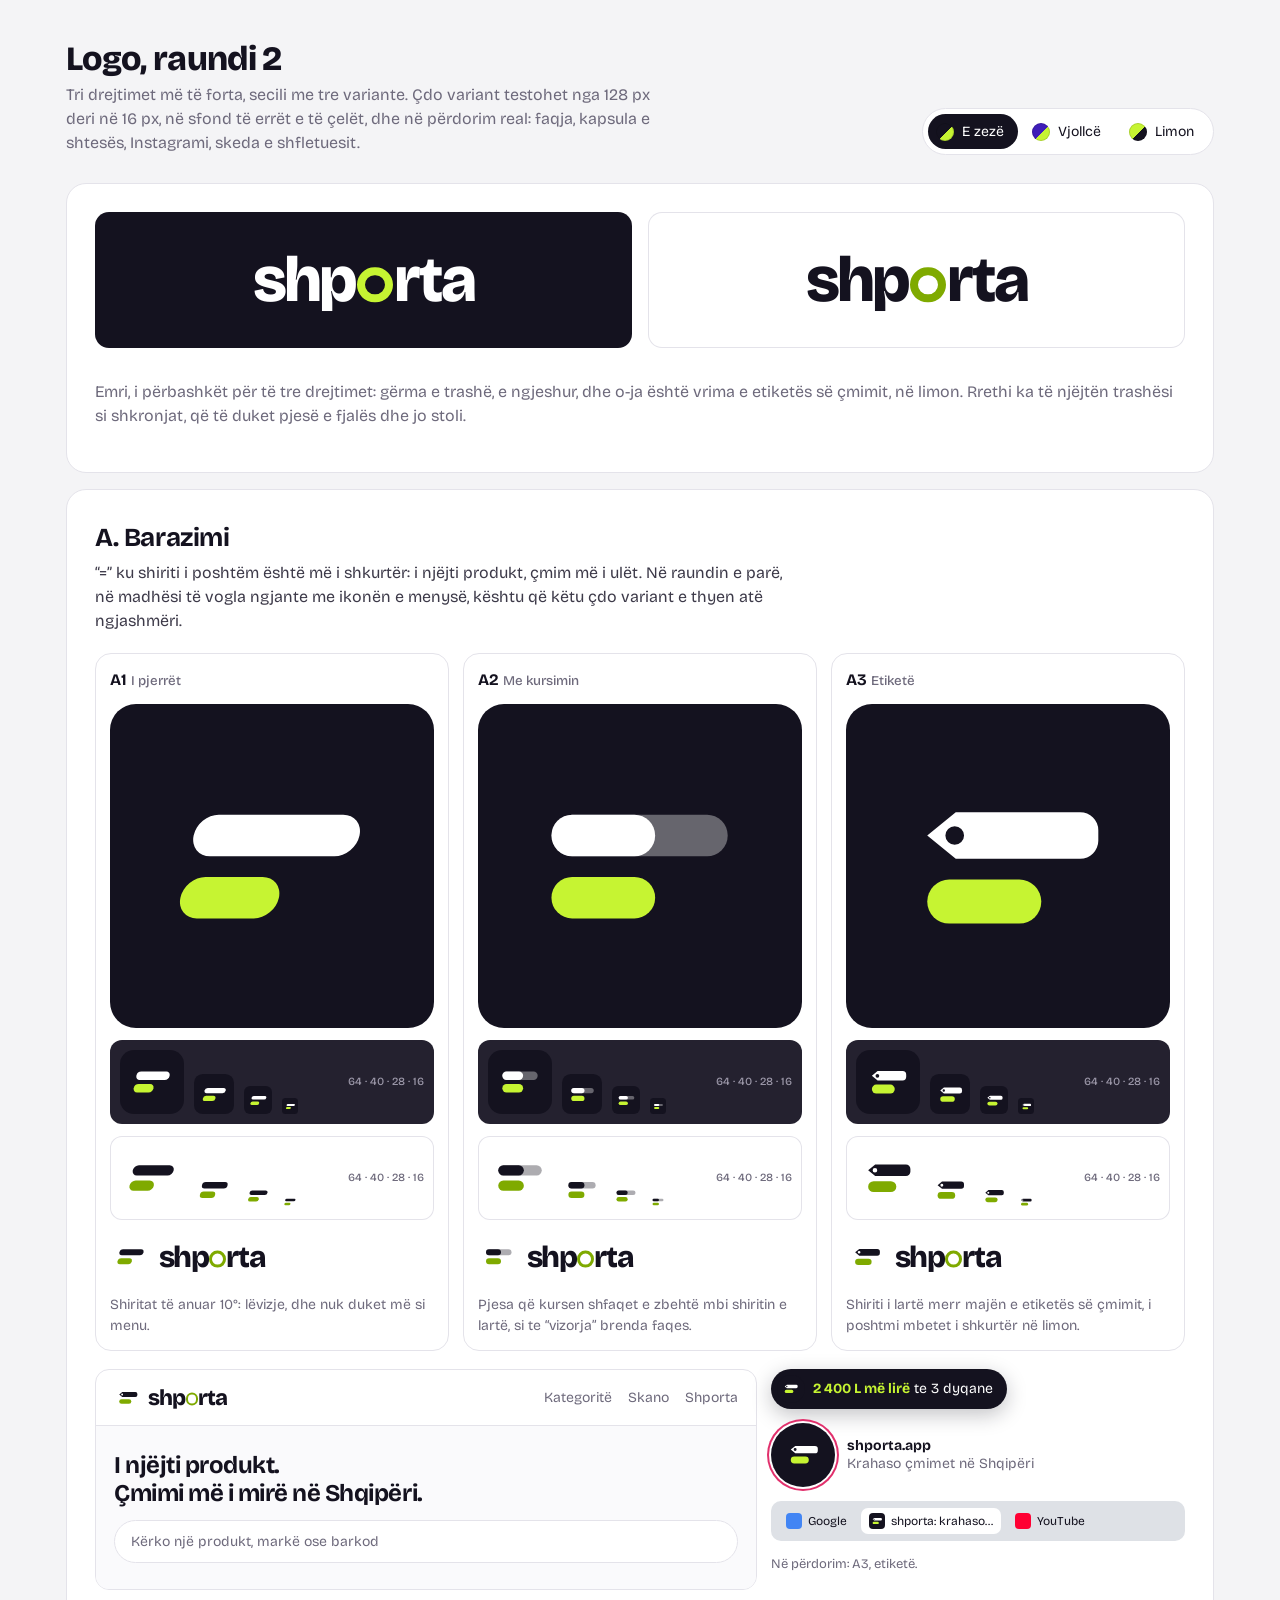
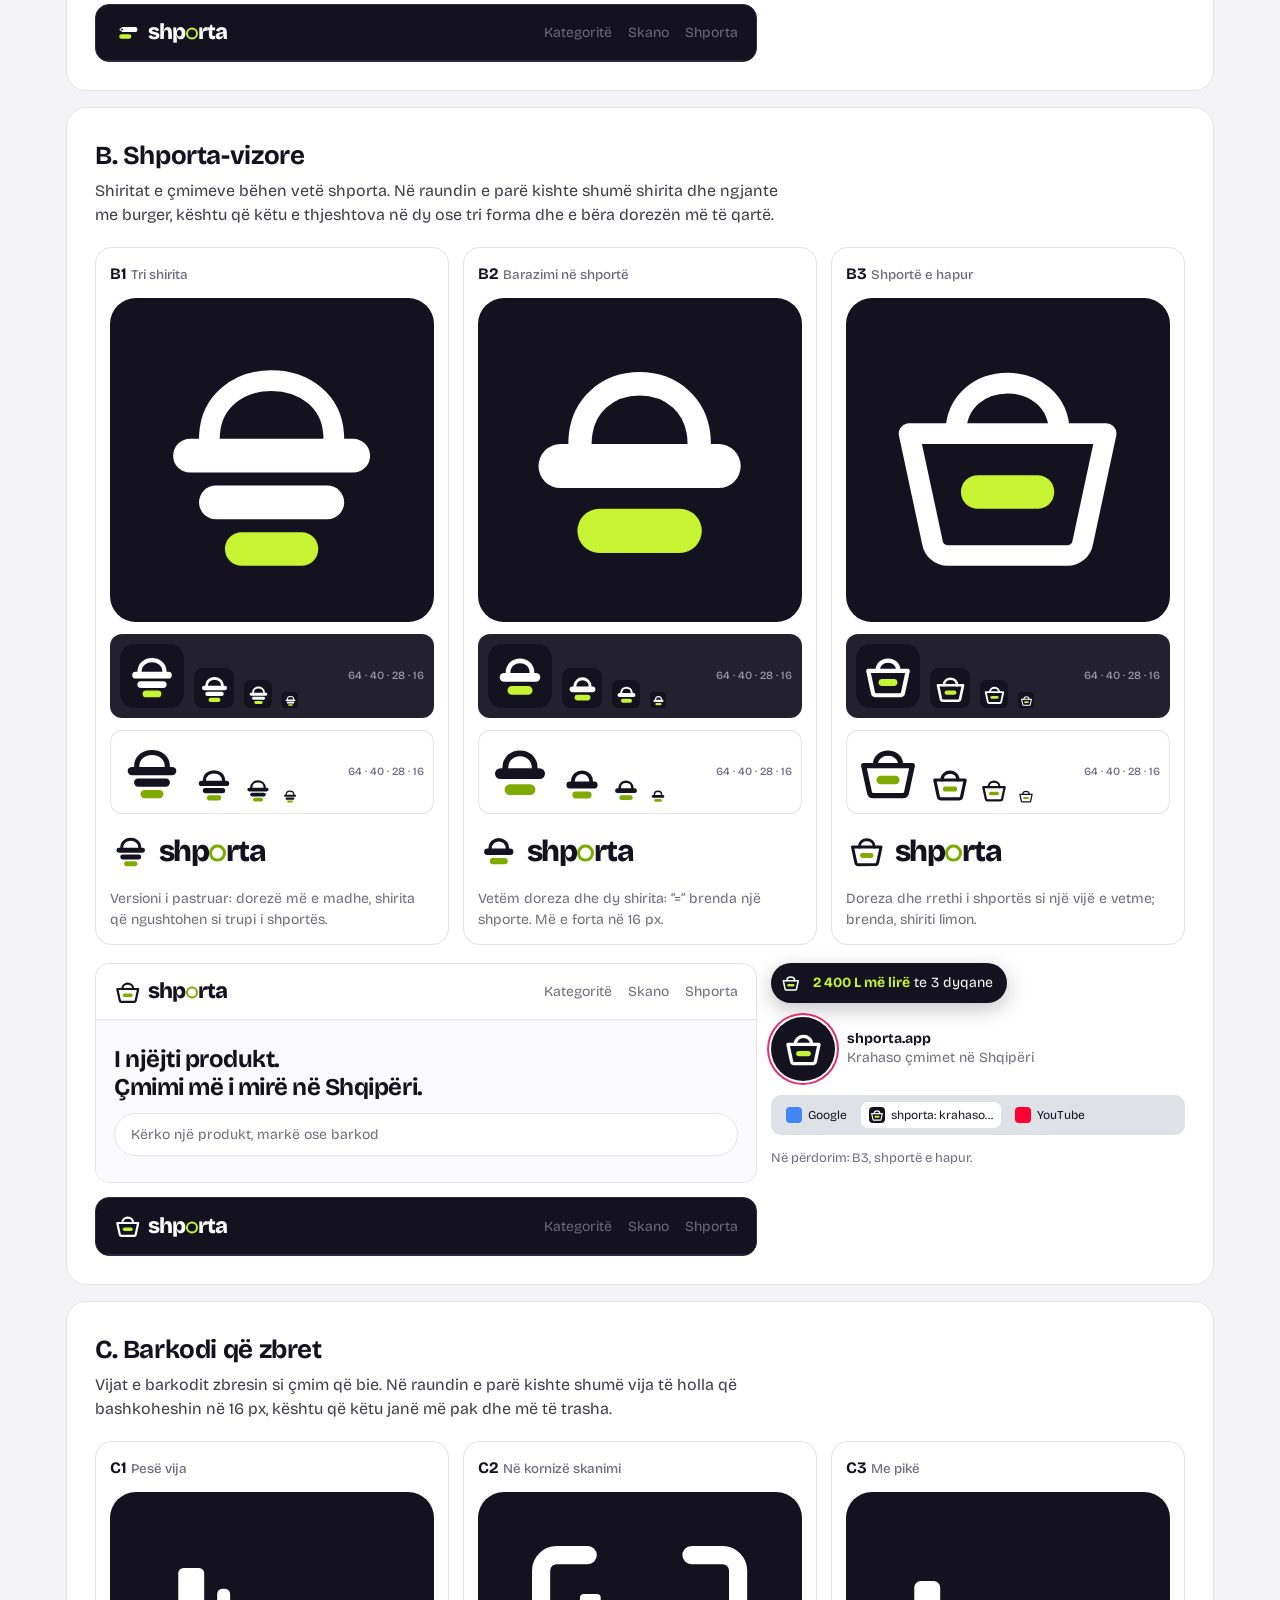
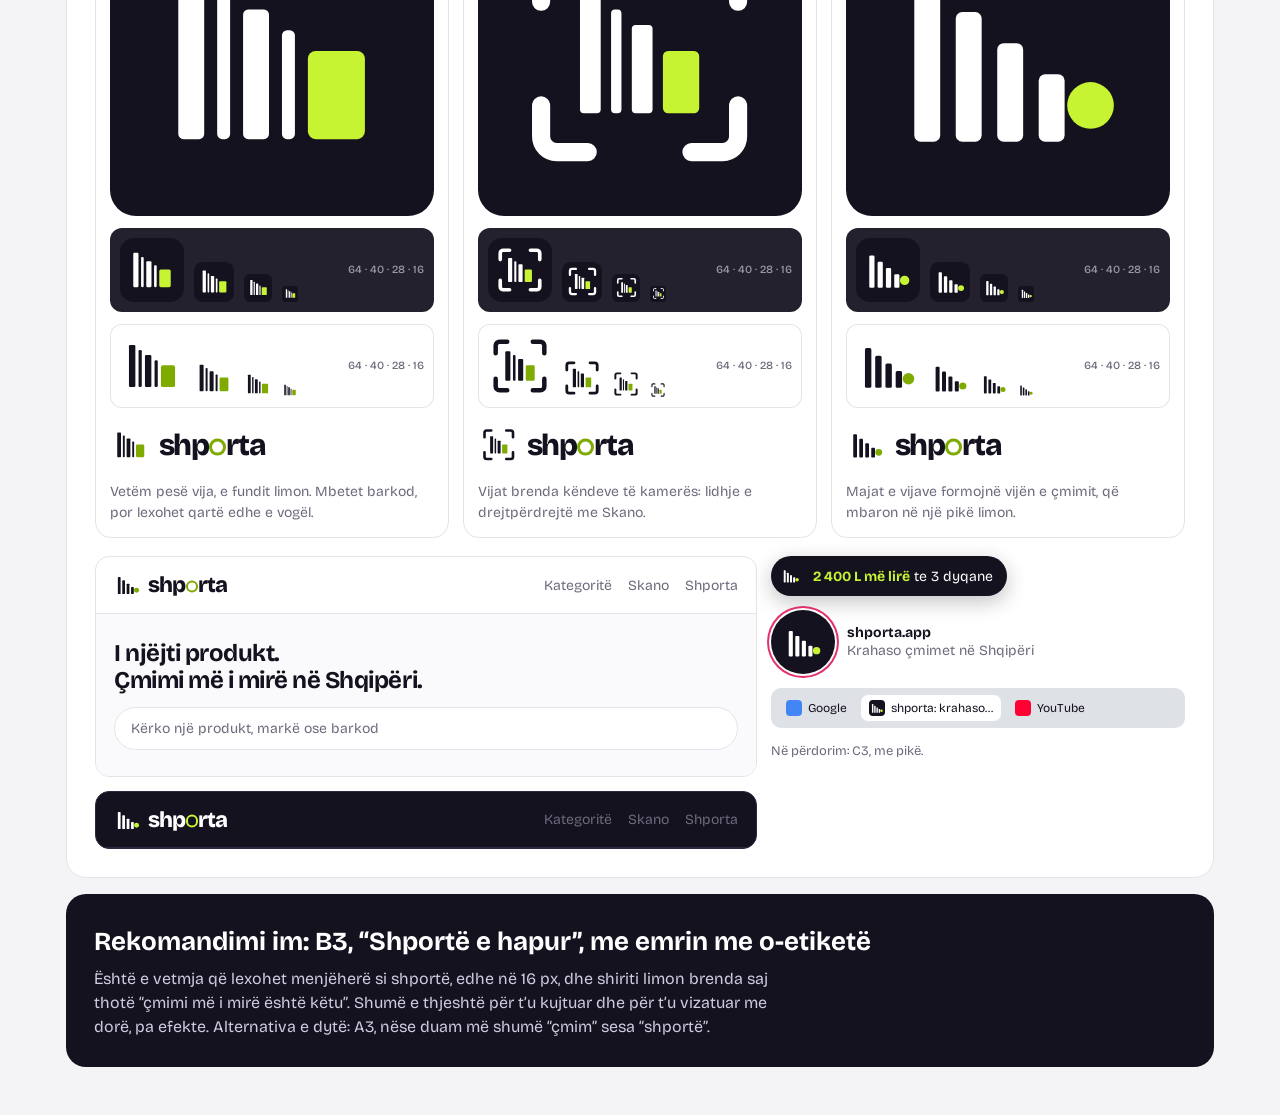
<file: brand/koncepte-logo-v2.html>
<!doctype html>
<html lang="sq">
<head>
<meta charset="utf-8">
<meta name="viewport" content="width=device-width, initial-scale=1">
<title>Logo, raundi 2</title>
<link rel="preconnect" href="https://fonts.googleapis.com">
<link rel="preconnect" href="https://fonts.gstatic.com" crossorigin>
<link href="https://fonts.googleapis.com/css2?family=Bricolage+Grotesque:opsz,wght@12..96,500;12..96,700;12..96,800&display=swap" rel="stylesheet">
<style>
:root {
  --ink: #14121F; --page: #F4F4F6; --card: #FFFFFF; --muted: #6E6A7C; --line: #E4E3EA;
  --tile: #14121F; --fg: #FFFFFF; --ac: #C6F432; --ac-light: #7FAA00;
}
:root[data-p="b"] { --tile: #3E1DB8; }
:root[data-p="c"] { --tile: #C6F432; --fg: #14121F; --ac: #5B2EE0; }
* { box-sizing: border-box; }
body { margin: 0; background: var(--page); color: var(--ink); font: 16px/1.5 "Bricolage Grotesque", system-ui, sans-serif; }
.wrap { max-width: 1180px; margin: 0 auto; padding: 0 16px; }
header.top { padding: 40px 0 12px; display: flex; flex-wrap: wrap; gap: 20px; align-items: end; justify-content: space-between; }
h1 { font-size: 34px; line-height: 1.1; margin: 0 0 6px; font-weight: 800; letter-spacing: -.02em; }
.top p { margin: 0; color: var(--muted); max-width: 600px; }
.pal { display: flex; gap: 6px; background: var(--card); border: 1px solid var(--line); border-radius: 999px; padding: 5px; }
.pal button { border: 0; background: none; font: inherit; font-size: 14px; padding: 7px 14px 7px 8px; border-radius: 999px; cursor: pointer; display: flex; gap: 8px; align-items: center; color: var(--ink); }
.pal button[aria-pressed="true"] { background: var(--ink); color: #fff; }
.pal i { width: 18px; height: 18px; border-radius: 50%; display: block; box-shadow: inset 0 0 0 1px rgba(0,0,0,.15); }

/* the wordmark, shared by every direction */
.wm { background: var(--card); border: 1px solid var(--line); border-radius: 20px; padding: 28px; margin: 16px 0; display: grid; grid-template-columns: 1fr 1fr; gap: 16px; }
.wm > div { border-radius: 14px; padding: 36px 24px; display: grid; place-items: center; }
.wm .d { background: var(--ink); color: #fff; }
.wm .l { box-shadow: inset 0 0 0 1px var(--line); }
.wm .note { grid-column: 1 / -1; padding: 0; place-items: start; color: var(--muted); }
.word { font-weight: 800; letter-spacing: -.045em; line-height: 1; white-space: nowrap; display: inline-flex; align-items: baseline; }
.word .o { display: inline-block; width: .56em; height: .56em; border-radius: 50%; border: .13em solid var(--ac-light); margin: 0 .015em 0 .02em; transform: translateY(.02em); }
.on-dark .word .o, .wm .d .word .o { border-color: #C6F432; }

section.dir { background: var(--card); border: 1px solid var(--line); border-radius: 20px; padding: 28px; margin: 16px 0; }
.dir h2 { margin: 0; font-size: 26px; letter-spacing: -.015em; }
.dir > p { margin: 4px 0 20px; max-width: 70ch; color: #3d3a49; }
.vars { display: grid; grid-template-columns: repeat(3, minmax(0, 1fr)); gap: 14px; }
.v { border: 1px solid var(--line); border-radius: 16px; padding: 14px; display: grid; gap: 12px; align-content: start; }
.v h3 { margin: 0; font-size: 16px; }
.v h3 small { color: var(--muted); font-weight: 500; }
.v p { margin: 0; font-size: 14px; color: var(--muted); }
.big { aspect-ratio: 1; border-radius: 26px; background: var(--tile); display: grid; place-items: center; }
.big svg { width: 80%; height: 80%; }
.ramp { display: flex; align-items: end; gap: 10px; padding: 10px; border-radius: 12px; }
.ramp.dk { background: #24212f; }
.ramp.lt { box-shadow: inset 0 0 0 1px var(--line); }
.ramp span { display: grid; place-items: center; border-radius: 22%; }
.ramp.dk span { background: var(--tile); }
.ramp b { font-weight: 500; font-size: 11px; color: var(--muted); margin-left: auto; align-self: center; }
.ramp.dk b { color: #9b97a8; }
.lock { display: flex; align-items: center; gap: .3em; font-size: 30px; padding: 6px 2px; }
.lock svg { width: 1.25em; height: 1.25em; flex: none; }

.use { margin-top: 18px; display: grid; grid-template-columns: minmax(0, 1.6fr) minmax(0, 1fr); gap: 14px; }
.site { border: 1px solid var(--line); border-radius: 14px; overflow: hidden; }
.site .bar { display: flex; align-items: center; gap: 10px; padding: 14px 18px; border-bottom: 1px solid var(--line); }
.site .bar .lock { font-size: 22px; padding: 0; }
.site .bar nav { margin-left: auto; display: flex; gap: 16px; font-size: 14px; color: var(--muted); }
.site .hero { padding: 26px 18px; background: #FAFAFC; }
.site .hero strong { font-size: 24px; letter-spacing: -.02em; display: block; line-height: 1.15; }
.site .q { margin-top: 12px; border: 1px solid var(--line); background: #fff; border-radius: 99px; padding: 10px 16px; color: var(--muted); font-size: 14px; }
.site.dark { background: #14121F; color: #fff; border-color: #2c2840; }
.site.dark .bar { border-color: #2c2840; }
.site.dark .hero { background: #1b1829; }
.site.dark .q { background: #24212f; border-color: #2c2840; }
.side { display: grid; gap: 14px; align-content: start; }
.pill { justify-self: start; display: flex; align-items: center; gap: 8px; background: #14121F; color: #fff; border-radius: 99px; padding: 6px 14px 6px 6px; font-size: 14px; box-shadow: 0 6px 20px rgba(20,18,31,.25); }
.pill .m { width: 28px; height: 28px; border-radius: 50%; background: var(--tile); display: grid; place-items: center; }
.pill .m svg { width: 70%; height: 70%; }
.pill em { font-style: normal; color: #C6F432; font-weight: 700; }
.ig { display: flex; gap: 12px; align-items: center; }
.ig .av { width: 64px; height: 64px; border-radius: 50%; background: var(--tile); display: grid; place-items: center; box-shadow: 0 0 0 2px #fff, 0 0 0 4px #E1306C; flex: none; }
.ig .av svg { width: 64%; height: 64%; }
.ig div { font-size: 14px; line-height: 1.3; }
.ig div span { color: var(--muted); }
.tabs { display: flex; gap: 6px; background: #DEE1E6; border-radius: 10px; padding: 7px; font-size: 12px; }
.tabs span { display: flex; align-items: center; gap: 6px; padding: 4px 8px; border-radius: 7px; }
.tabs span.on { background: #fff; }
.tabs i { width: 16px; height: 16px; border-radius: 4px; background: var(--tile); display: grid; place-items: center; }
.tabs i svg { width: 14px; height: 14px; }
.tabs i.g { background: #4285F4; } .tabs i.y { background: #FF0033; }
.verdict { background: var(--ink); color: #fff; border-radius: 20px; padding: 28px; margin: 16px 0 48px; }
.verdict h2 { margin: 0 0 6px; font-size: 26px; }
.verdict p { margin: 0; max-width: 70ch; color: #cfcbe0; }
@media (max-width: 900px) {
  .vars, .use, .wm { grid-template-columns: minmax(0, 1fr); }
  section.dir, .wm { padding: 18px; }
  h1 { font-size: 28px; }
  .site .bar nav { display: none; }
}
</style>
</head>
<body>
<div class="wrap">
<header class="top">
  <div>
    <h1>Logo, raundi 2</h1>
    <p>Tri drejtimet më të forta, secili me tre variante. Çdo variant testohet nga 128 px deri në 16 px, në sfond të errët e të çelët, dhe në përdorim real: faqja, kapsula e shtesës, Instagrami, skeda e shfletuesit.</p>
  </div>
  <div class="pal" role="group" aria-label="Ngjyrat e ikonës">
    <button data-p="a" aria-pressed="true"><i style="background:linear-gradient(135deg,#14121F 55%,#C6F432 55%)"></i>E zezë</button>
    <button data-p="b" aria-pressed="false"><i style="background:linear-gradient(135deg,#3E1DB8 55%,#C6F432 55%)"></i>Vjollcë</button>
    <button data-p="c" aria-pressed="false"><i style="background:linear-gradient(135deg,#C6F432 55%,#14121F 55%)"></i>Limon</button>
  </div>
</header>

<div class="wm">
  <div class="d"><span class="word" style="font-size:64px">shp<i class="o"></i>rta</span></div>
  <div class="l"><span class="word" style="font-size:64px">shp<i class="o"></i>rta</span></div>
  <p class="note">Emri, i përbashkët për të tre drejtimet: gërma e trashë, e ngjeshur, dhe o-ja është vrima e etiketës së çmimit, në limon. Rrethi ka të njëjtën trashësi si shkronjat, që të duket pjesë e fjalës dhe jo stoli.</p>
</div>

<div id="dirs"></div>

<div class="verdict">
  <h2>Rekomandimi im: B3, “Shportë e hapur”, me emrin me o-etiketë</h2>
  <p>Është e vetmja që lexohet menjëherë si shportë, edhe në 16 px, dhe shiriti limon brenda saj thotë “çmimi më i mirë është këtu”. Shumë e thjeshtë për t’u kujtuar dhe për t’u vizatuar me dorë, pa efekte. Alternativa e dytë: A3, nëse duam më shumë “çmim” sesa “shportë”.</p>
</div>
</div>

<script>
// Every mark is drawn in a 100×100 box. fg = main colour, ac = "the cheapest" accent.
const DIRS = [
  {
    title: "A. Barazimi",
    why: "“=” ku shiriti i poshtëm është më i shkurtër: i njëjti produkt, çmim më i ulët. Në raundin e parë, në madhësi të vogla ngjante me ikonën e menysë, kështu që këtu çdo variant e thyen atë ngjashmëri.",
    vars: [
      { id: "A1", name: "I pjerrët", note: "Shiritat të anuar 10°: lëvizje, dhe nuk duket më si menu.",
        svg: (fg, ac) => `<g transform="skewX(-12) translate(10 0)"><rect x="18" y="30" width="64" height="16" rx="8" fill="${fg}"/><rect x="18" y="54" width="38" height="16" rx="8" fill="${ac}"/></g>` },
      { id: "A2", name: "Me kursimin", note: "Pjesa që kursen shfaqet e zbehtë mbi shiritin e lartë, si te “vizorja” brenda faqes.",
        svg: (fg, ac) => `<rect x="16" y="30" width="68" height="16" rx="8" fill="${fg}" opacity=".35"/><rect x="16" y="30" width="40" height="16" rx="8" fill="${fg}"/><rect x="16" y="54" width="40" height="16" rx="8" fill="${ac}"/>` },
      { id: "A3", name: "Etiketë", note: "Shiriti i lartë merr majën e etiketës së çmimit, i poshtmi mbetet i shkurtër në limon.",
        svg: (fg, ac) => `<path fill-rule="evenodd" fill="${fg}" d="M30 29 H78 a7 7 0 0 1 7 7 V40 a7 7 0 0 1 -7 7 H30 L19 38 Z M26 38 a3.6 3.6 0 1 0 7.2 0 a3.6 3.6 0 1 0 -7.2 0"/><rect x="19" y="55" width="44" height="17" rx="8.5" fill="${ac}"/>` },
    ],
  },
  {
    title: "B. Shporta-vizore",
    why: "Shiritat e çmimeve bëhen vetë shporta. Në raundin e parë kishte shumë shirita dhe ngjante me burger, kështu që këtu e thjeshtova në dy ose tri forma dhe e bëra dorezën më të qartë.",
    vars: [
      { id: "B1", name: "Tri shirita", note: "Versioni i pastruar: dorezë më e madhe, shirita që ngushtohen si trupi i shportës.",
        svg: (fg, ac) => `<path d="M26 42 C26 12 74 12 74 42" fill="none" stroke="${fg}" stroke-width="8" stroke-linecap="round"/><rect x="12" y="42" width="76" height="13" rx="6.5" fill="${fg}"/><rect x="22" y="60" width="56" height="13" rx="6.5" fill="${fg}"/><rect x="32" y="78" width="36" height="13" rx="6.5" fill="${ac}"/>` },
      { id: "B2", name: "Barazimi në shportë", note: "Vetëm doreza dhe dy shirita: “=” brenda një shporte. Më e forta në 16 px.",
        svg: (fg, ac) => `<path d="M27 44 C27 13 73 13 73 44" fill="none" stroke="${fg}" stroke-width="9" stroke-linecap="round"/><rect x="11" y="44" width="78" height="17" rx="8.5" fill="${fg}"/><rect x="26" y="69" width="48" height="17" rx="8.5" fill="${ac}"/>` },
      { id: "B3", name: "Shportë e hapur", note: "Doreza dhe rrethi i shportës si një vijë e vetme; brenda, shiriti limon.",
        svg: (fg, ac) => `<path d="M30 40 C30 14 70 14 70 40" fill="none" stroke="${fg}" stroke-width="8" stroke-linecap="round"/><path d="M12 40 H88 L79 82 a6 6 0 0 1 -6 5 H27 a6 6 0 0 1 -6 -5 Z" fill="none" stroke="${fg}" stroke-width="8" stroke-linejoin="round"/><rect x="32" y="56" width="36" height="13" rx="6.5" fill="${ac}"/>` },
    ],
  },
  {
    title: "C. Barkodi që zbret",
    why: "Vijat e barkodit zbresin si çmim që bie. Në raundin e parë kishte shumë vija të holla që bashkoheshin në 16 px, kështu që këtu janë më pak dhe më të trasha.",
    vars: [
      { id: "C1", name: "Pesë vija", note: "Vetëm pesë vija, e fundit limon. Mbetet barkod, por lexohet qartë edhe e vogël.",
        svg: (fg, ac) => [[14,10,66],[29,5,58],[39,10,50],[54,5,42]].map(([x,w,h]) => `<rect x="${x}" y="${83-h}" width="${w}" height="${h}" rx="2" fill="${fg}"/>`).join("") + `<rect x="64" y="49" width="22" height="34" rx="3" fill="${ac}"/>` },
      { id: "C2", name: "Në kornizë skanimi", note: "Vijat brenda këndeve të kamerës: lidhje e drejtpërdrejtë me Skano.",
        svg: (fg, ac) => `<path d="M12 30 V18 a6 6 0 0 1 6 -6 H30 M70 12 H82 a6 6 0 0 1 6 6 V30 M88 70 V82 a6 6 0 0 1 -6 6 H70 M30 88 H18 a6 6 0 0 1 -6 -6 V70" fill="none" stroke="${fg}" stroke-width="7" stroke-linecap="round"/>` + [[27,8,46],[39,4,40],[47,8,34]].map(([x,w,h]) => `<rect x="${x}" y="${73-h}" width="${w}" height="${h}" rx="1.5" fill="${fg}"/>`).join("") + `<rect x="59" y="49" width="14" height="24" rx="2" fill="${ac}"/>` },
      { id: "C3", name: "Me pikë", note: "Majat e vijave formojnë vijën e çmimit, që mbaron në një pikë limon.",
        svg: (fg, ac) => [[14,10,62],[30,10,50],[46,10,38],[62,10,26]].map(([x,w,h]) => `<rect x="${x}" y="${84-h}" width="${w}" height="${h}" rx="2.5" fill="${fg}"/>`).join("") + `<circle cx="82" cy="70" r="9" fill="${ac}"/>` },
    ],
  },
];

const svg = (v, fg, ac, size) => `<svg viewBox="0 0 100 100" width="${size || ""}" height="${size || ""}" aria-hidden="true">${v.svg(fg, ac)}</svg>`;
const onTile = (v, size) => svg(v, "var(--fg)", "var(--ac)", size);
const onLight = (v, size) => svg(v, "#14121F", "var(--ac-light)", size);
const word = (size, extra = "") => `<span class="word" style="font-size:${size}px;${extra}">shp<i class="o"></i>rta</span>`;
const ramp = (v, dark) => `<div class="ramp ${dark ? "dk" : "lt"}">${[64, 40, 28, 16].map((s) =>
  `<span style="width:${s}px;height:${s}px">${dark ? onTile(v, Math.round(s * .82)) : onLight(v, s)}</span>`).join("")}<b>64 · 40 · 28 · 16</b></div>`;

document.getElementById("dirs").innerHTML = DIRS.map((d) => {
  const best = d.vars[2];
  return `<section class="dir">
  <h2>${d.title}</h2><p>${d.why}</p>
  <div class="vars">${d.vars.map((v) => `
    <div class="v">
      <h3>${v.id} <small>${v.name}</small></h3>
      <div class="big">${onTile(v)}</div>
      ${ramp(v, true)}${ramp(v, false)}
      <div class="lock">${onLight(v)}${word(30)}</div>
      <p>${v.note}</p>
    </div>`).join("")}
  </div>
  <div class="use">
    <div style="display:grid;gap:14px">
      <div class="site"><div class="bar"><span class="lock">${onLight(best)}${word(22)}</span><nav><span>Kategoritë</span><span>Skano</span><span>Shporta</span></nav></div>
        <div class="hero"><strong>I njëjti produkt.<br>Çmimi më i mirë në Shqipëri.</strong><div class="q">Kërko një produkt, markë ose barkod</div></div></div>
      <div class="site dark on-dark"><div class="bar"><span class="lock">${svg(best, "#fff", "#C6F432")}${word(22)}</span><nav><span>Kategoritë</span><span>Skano</span><span>Shporta</span></nav></div></div>
    </div>
    <div class="side">
      <div class="pill"><span class="m">${onTile(best)}</span><span><em>2 400 L më lirë</em> te 3 dyqane</span></div>
      <div class="ig"><span class="av">${onTile(best)}</span><div><b>shporta.app</b><br><span>Krahaso çmimet në Shqipëri</span></div></div>
      <div class="tabs"><span><i class="g"></i>Google</span><span class="on"><i>${onTile(best, 14)}</i>shporta: krahaso…</span><span><i class="y"></i>YouTube</span></div>
      <p style="margin:0;font-size:13px;color:var(--muted)">Në përdorim: ${best.id}, ${best.name.toLowerCase()}.</p>
    </div>
  </div>
</section>`;
}).join("");

document.querySelectorAll(".pal button").forEach((b) => b.onclick = () => {
  document.documentElement.dataset.p = b.dataset.p;
  document.querySelectorAll(".pal button").forEach((x) => x.setAttribute("aria-pressed", x === b));
});
</script>
</body>
</html>
</file>
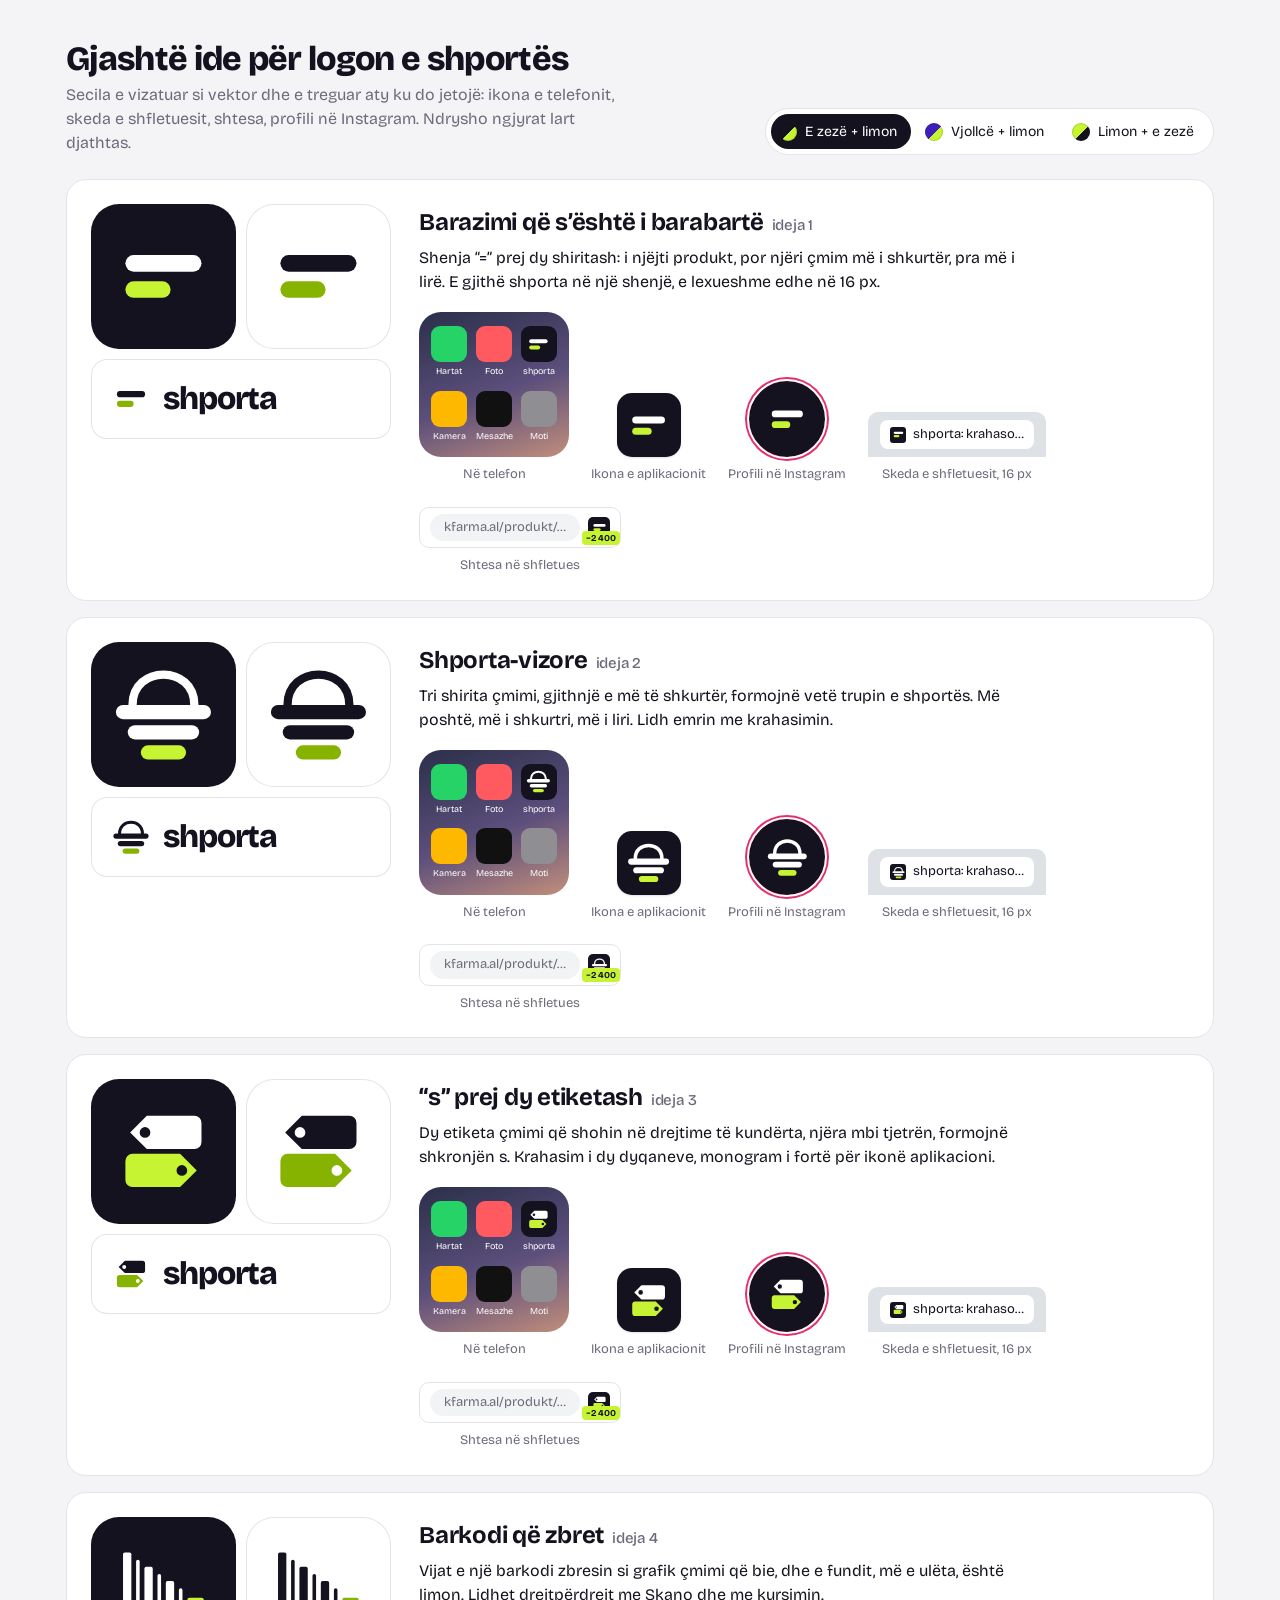
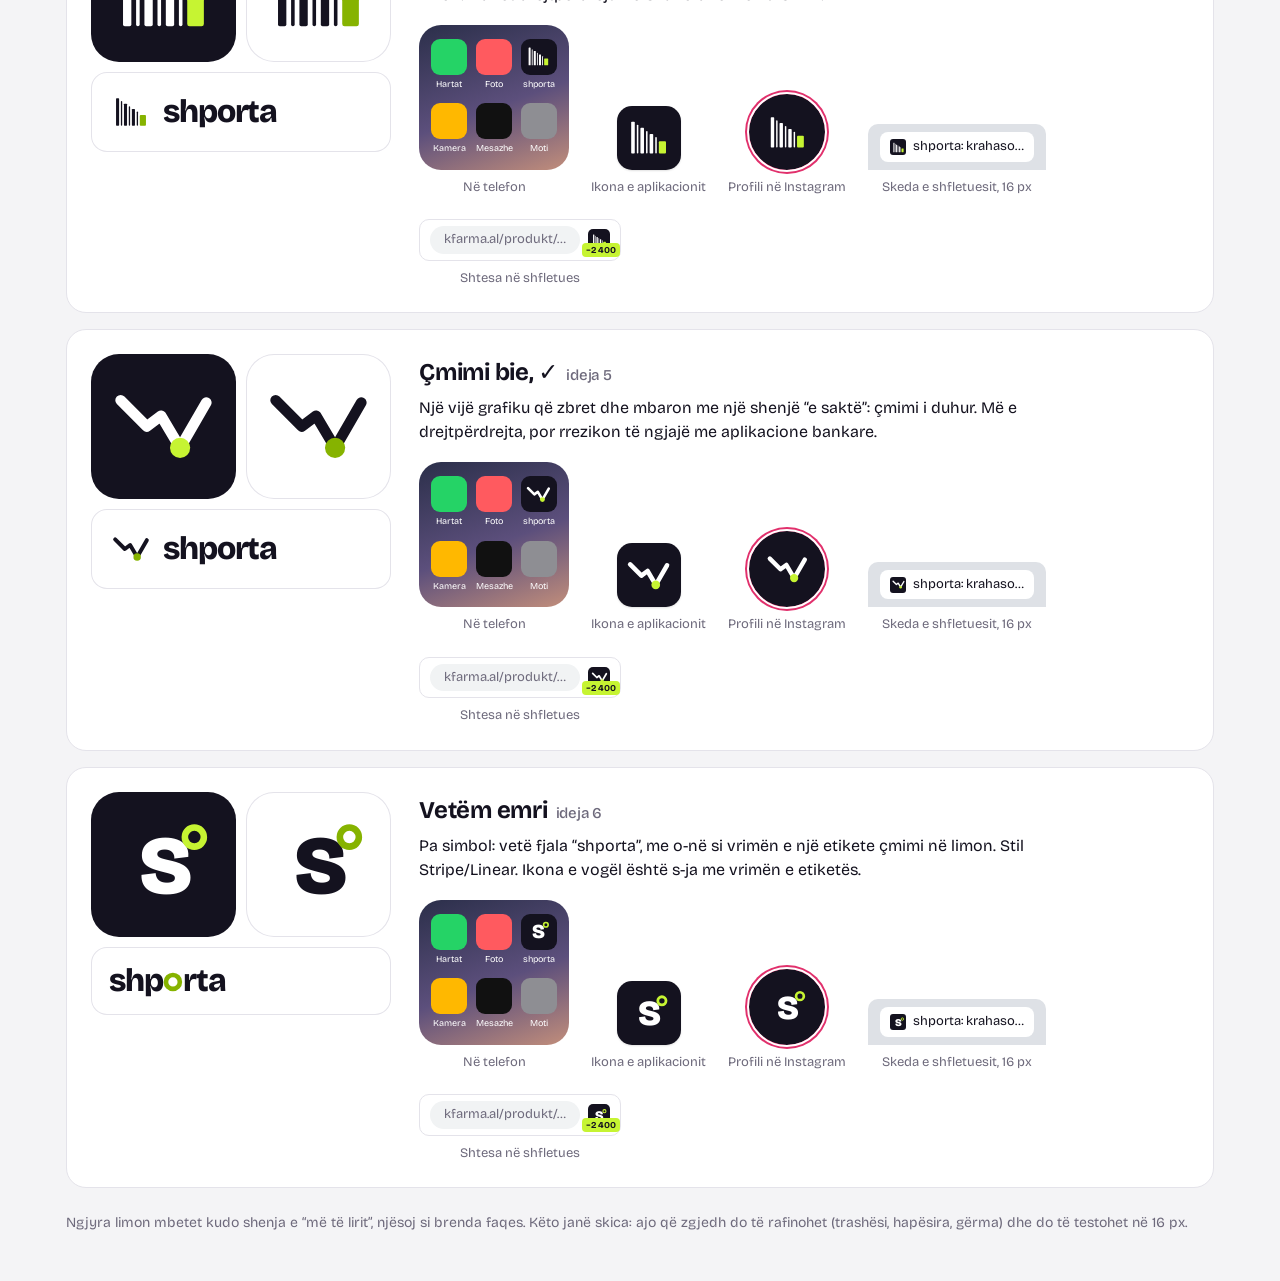
<file: brand/koncepte-logo.html>
<!doctype html>
<html lang="sq">
<head>
<meta charset="utf-8">
<meta name="viewport" content="width=device-width, initial-scale=1">
<title>Koncepte logoje</title>
<link rel="preconnect" href="https://fonts.googleapis.com">
<link rel="preconnect" href="https://fonts.gstatic.com" crossorigin>
<link href="https://fonts.googleapis.com/css2?family=Bricolage+Grotesque:opsz,wght@12..96,500;12..96,700;12..96,800&display=swap" rel="stylesheet">
<style>
:root {
  --ink: #14121F; --page: #F4F4F6; --card: #FFFFFF; --muted: #6E6A7C; --line: #E4E3EA;
  --tile: #14121F; --fg: #FFFFFF; --ac: #C6F432; --ac-light: #86B300;
}
:root[data-p="b"] { --tile: #3E1DB8; --fg: #FFFFFF; --ac: #C6F432; }
:root[data-p="c"] { --tile: #C6F432; --fg: #14121F; --ac: #5B2EE0; }
* { box-sizing: border-box; }
body { margin: 0; background: var(--page); color: var(--ink); font: 16px/1.5 "Bricolage Grotesque", system-ui, sans-serif; }
header { max-width: 1180px; margin: 0 auto; padding: 40px 16px 8px; display: flex; flex-wrap: wrap; gap: 20px; align-items: end; justify-content: space-between; }
h1 { font-size: 34px; line-height: 1.1; margin: 0 0 6px; font-weight: 800; letter-spacing: -.02em; }
header p { margin: 0; color: var(--muted); max-width: 560px; }
.pal { display: flex; gap: 6px; background: var(--card); border: 1px solid var(--line); border-radius: 999px; padding: 5px; }
.pal button { border: 0; background: none; font: inherit; font-size: 14px; padding: 7px 14px 7px 8px; border-radius: 999px; cursor: pointer; display: flex; gap: 8px; align-items: center; color: var(--ink); }
.pal button[aria-pressed="true"] { background: var(--ink); color: #fff; }
.pal i { width: 18px; height: 18px; border-radius: 50%; display: block; box-shadow: inset 0 0 0 1px rgba(0,0,0,.15); }
main { max-width: 1180px; margin: 0 auto; padding: 16px; display: grid; gap: 16px; }
.c { background: var(--card); border: 1px solid var(--line); border-radius: 20px; padding: 24px; display: grid; grid-template-columns: 300px minmax(0,1fr); gap: 28px; }
.hero { display: grid; grid-template-columns: 1fr 1fr; gap: 10px; align-content: start; }
.hero .t { aspect-ratio: 1; border-radius: 28px; background: var(--tile); display: grid; place-items: center; }
.hero .t.l { background: #fff; box-shadow: inset 0 0 0 1px var(--line); }
.hero .t svg { width: 82%; height: 82%; }
.hero .w { grid-column: 1 / -1; border-radius: 16px; box-shadow: inset 0 0 0 1px var(--line); padding: 18px; display: flex; align-items: center; gap: 10px; }
.hero .w svg { width: 44px; height: 44px; flex: none; }
.word { font-weight: 800; font-size: 32px; letter-spacing: -.035em; line-height: 1; }
h2 { margin: 0; font-size: 24px; letter-spacing: -.01em; }
h2 small { font-size: 15px; color: var(--muted); font-weight: 500; margin-left: 8px; }
.why { margin: 6px 0 18px; max-width: 62ch; }
.ctx { display: flex; flex-wrap: wrap; gap: 22px; align-items: end; }
.ctx figure { margin: 0; display: grid; gap: 8px; justify-items: center; }
.ctx figcaption { font-size: 13px; color: var(--muted); }
.app { width: 64px; height: 64px; border-radius: 15px; background: var(--tile); display: grid; place-items: center; box-shadow: 0 1px 2px rgba(0,0,0,.12); }
.app svg { width: 80%; height: 80%; }
.ig { width: 76px; height: 76px; border-radius: 50%; background: var(--tile); display: grid; place-items: center; outline: 2px solid #fff; box-shadow: 0 0 0 4px #E1306C; }
.ig svg { width: 64%; height: 64%; }
.fav { display: flex; gap: 10px; align-items: center; background: #DEE1E6; border-radius: 10px 10px 0 0; padding: 8px 12px; font-size: 13px; }
.fav .tab { background: #fff; border-radius: 8px; padding: 5px 10px; display: flex; gap: 7px; align-items: center; }
.fav .ico { width: 16px; height: 16px; border-radius: 3px; background: var(--tile); display: grid; place-items: center; }
.fav .ico svg { width: 15px; height: 15px; }
.bar { display: flex; align-items: center; gap: 8px; background: #fff; border: 1px solid var(--line); border-radius: 10px; padding: 6px 10px; font-size: 13px; color: var(--muted); }
.bar .url { background: #F1F3F4; border-radius: 99px; padding: 4px 14px; min-width: 150px; }
.bar .ext { position: relative; width: 22px; height: 22px; border-radius: 5px; background: var(--tile); display: grid; place-items: center; }
.bar .ext svg { width: 19px; height: 19px; }
.bar .ext b { position: absolute; right: -10px; bottom: -6px; background: #C6F432; color: var(--ink); font-size: 9px; padding: 0 4px; border-radius: 4px; line-height: 14px; white-space: nowrap; }
.phone { width: 150px; border-radius: 22px; padding: 14px 12px; background: linear-gradient(160deg, #2b2f4a, #5c4f7c 55%, #c28e7b); display: grid; grid-template-columns: repeat(3, 1fr); gap: 12px 8px; }
.phone div { display: grid; justify-items: center; gap: 3px; font-size: 9px; color: #fff; }
.phone span.ap { width: 36px; height: 36px; border-radius: 9px; display: grid; place-items: center; }
.phone span.ap svg { width: 80%; height: 80%; }
.foot { max-width: 1180px; margin: 0 auto; padding: 8px 16px 48px; color: var(--muted); font-size: 14px; }
@media (max-width: 820px) {
  .c { grid-template-columns: minmax(0,1fr); padding: 18px; }
  .hero { max-width: 380px; }
  h1 { font-size: 28px; }
}
</style>
</head>
<body>
<header>
  <div>
    <h1>Gjashtë ide për logon e shportës</h1>
    <p>Secila e vizatuar si vektor dhe e treguar aty ku do jetojë: ikona e telefonit, skeda e shfletuesit, shtesa, profili në Instagram. Ndrysho ngjyrat lart djathtas.</p>
  </div>
  <div class="pal" role="group" aria-label="Ngjyrat">
    <button data-p="a" aria-pressed="true"><i style="background:linear-gradient(135deg,#14121F 55%,#C6F432 55%)"></i>E zezë + limon</button>
    <button data-p="b" aria-pressed="false"><i style="background:linear-gradient(135deg,#3E1DB8 55%,#C6F432 55%)"></i>Vjollcë + limon</button>
    <button data-p="c" aria-pressed="false"><i style="background:linear-gradient(135deg,#C6F432 55%,#14121F 55%)"></i>Limon + e zezë</button>
  </div>
</header>
<main id="list"></main>
<p class="foot">Ngjyra limon mbetet kudo shenja e “më të lirit”, njësoj si brenda faqes. Këto janë skica: ajo që zgjedh do të rafinohet (trashësi, hapësira, gërma) dhe do të testohet në 16 px.</p>

<script>
// Each mark is drawn in a 100×100 box. fg = main colour, ac = the "cheapest" accent.
const MARKS = [
  {
    name: "Barazimi që s’është i barabartë", tag: "ideja 1",
    why: "Shenja “=” prej dy shiritash: i njëjti produkt, por njëri çmim më i shkurtër, pra më i lirë. E gjithë shporta në një shenjë, e lexueshme edhe në 16 px.",
    svg: (fg, ac) => `<rect x="18" y="32" width="64" height="14" rx="7" fill="${fg}"/><rect x="18" y="54" width="38" height="14" rx="7" fill="${ac}"/>`,
  },
  {
    name: "Shporta-vizore", tag: "ideja 2",
    why: "Tri shirita çmimi, gjithnjë e më të shkurtër, formojnë vetë trupin e shportës. Më poshtë, më i shkurtri, më i liri. Lidh emrin me krahasimin.",
    svg: (fg, ac) => `<path d="M24 42 C24 8 76 8 76 42" fill="none" stroke="${fg}" stroke-width="7" stroke-linecap="round"/>
      <rect x="10" y="42" width="80" height="12" rx="6" fill="${fg}"/><rect x="20" y="59" width="60" height="12" rx="6" fill="${fg}"/><rect x="31" y="76" width="38" height="12" rx="6" fill="${ac}"/>`,
  },
  {
    name: "“s” prej dy etiketash", tag: "ideja 3",
    why: "Dy etiketa çmimi që shohin në drejtime të kundërta, njëra mbi tjetrën, formojnë shkronjën s. Krahasim i dy dyqaneve, monogram i fortë për ikonë aplikacioni.",
    svg: (fg, ac) => `<path fill-rule="evenodd" fill="${fg}" d="M36 20 H76 a6 6 0 0 1 6 6 V42 a6 6 0 0 1 -6 6 H36 L22 34 Z M30 34 a4.5 4.5 0 1 0 9 0 a4.5 4.5 0 1 0 -9 0"/>
      <path fill-rule="evenodd" fill="${ac}" d="M24 52 H64 L78 66 L64 80 H24 a6 6 0 0 1 -6 -6 V58 a6 6 0 0 1 6 -6 Z M61 66 a4.5 4.5 0 1 0 9 0 a4.5 4.5 0 1 0 -9 0"/>`,
  },
  {
    name: "Barkodi që zbret", tag: "ideja 4",
    why: "Vijat e një barkodi zbresin si grafik çmimi që bie, dhe e fundit, më e ulëta, është limon. Lidhet drejtpërdrejt me Skano dhe me kursimin.",
    svg: (fg, ac) => [[16,7,62],[27,3,56],[34,7,50],[45,3,44],[52,7,38],[63,3,32]]
      .map(([x,w,h]) => `<rect x="${x}" y="${81-h}" width="${w}" height="${h}" rx="1.5" fill="${fg}"/>`).join("")
      + `<rect x="70" y="57" width="14" height="24" rx="2" fill="${ac}"/>`,
  },
  {
    name: "Çmimi bie, ✓", tag: "ideja 5",
    why: "Një vijë grafiku që zbret dhe mbaron me një shenjë “e saktë”: çmimi i duhur. Më e drejtpërdrejta, por rrezikon të ngjajë me aplikacione bankare.",
    svg: (fg, ac) => `<path d="M14 28 L36 50 L48 41 L64 68 L86 30" fill="none" stroke="${fg}" stroke-width="9" stroke-linecap="round" stroke-linejoin="round"/><circle cx="64" cy="68" r="8.5" fill="${ac}"/>`,
  },
  {
    name: "Vetëm emri", tag: "ideja 6", wordOnly: true,
    why: "Pa simbol: vetë fjala “shporta”, me o-në si vrimën e një etikete çmimi në limon. Stil Stripe/Linear. Ikona e vogël është s-ja me vrimën e etiketës.",
    svg: (fg, ac) => `<text x="50" y="74" text-anchor="middle" font-family="Bricolage Grotesque" font-weight="800" font-size="86" letter-spacing="-3" fill="${fg}">s</text><circle cx="76" cy="27" r="8" fill="none" stroke="${ac}" stroke-width="5.5"/>`,
  },
];

const svg = (m, fg, ac) => `<svg viewBox="0 0 100 100" aria-hidden="true">${m.svg(fg, ac)}</svg>`;
const T = (m) => svg(m, "var(--fg)", "var(--ac)");
const wordmark = (m) => m.wordOnly
  ? `<span class="word">shp<svg viewBox="0 0 30 30" style="width:.62em;height:.62em;vertical-align:-.02em;margin:0 .01em"><circle cx="15" cy="15" r="10.5" fill="none" stroke="var(--ac-light)" stroke-width="7"/></svg>rta</span>`
  : `${svg(m, "#14121F", "var(--ac-light)")}<span class="word">shporta</span>`;

const OTHER = ["#25D366", "#FF5A5F", "#0A84FF", "#FFB800", "#111", "#8E8E93", "#34C759", "#E1306C"];
const phone = (m) => `<div class="phone">${["Hartat", "Foto", "shporta", "Kamera", "Mesazhe", "Moti"].map((n, i) =>
  `<div><span class="ap" style="background:${n === "shporta" ? "var(--tile)" : OTHER[i]}">${n === "shporta" ? T(m) : ""}</span>${n}</div>`).join("")}</div>`;

document.getElementById("list").innerHTML = MARKS.map((m) => `
<section class="c">
  <div class="hero">
    <div class="t">${T(m)}</div>
    <div class="t l">${svg(m, "#14121F", "var(--ac-light)")}</div>
    <div class="w">${wordmark(m)}</div>
  </div>
  <div>
    <h2>${m.name}<small>${m.tag}</small></h2>
    <p class="why">${m.why}</p>
    <div class="ctx">
      <figure>${phone(m)}<figcaption>Në telefon</figcaption></figure>
      <figure><div class="app">${T(m)}</div><figcaption>Ikona e aplikacionit</figcaption></figure>
      <figure><div class="ig">${T(m)}</div><figcaption>Profili në Instagram</figcaption></figure>
      <figure><div class="fav"><span class="tab"><span class="ico">${T(m)}</span>shporta: krahaso…</span></div><figcaption>Skeda e shfletuesit, 16 px</figcaption></figure>
      <figure><div class="bar"><span class="url">kfarma.al/produkt/…</span><span class="ext">${T(m)}<b>−2 400</b></span></div><figcaption>Shtesa në shfletues</figcaption></figure>
    </div>
  </div>
</section>`).join("");

document.querySelectorAll(".pal button").forEach((b) => b.onclick = () => {
  document.documentElement.dataset.p = b.dataset.p;
  document.querySelectorAll(".pal button").forEach((x) => x.setAttribute("aria-pressed", x === b));
});
</script>
</body>
</html>
</file>
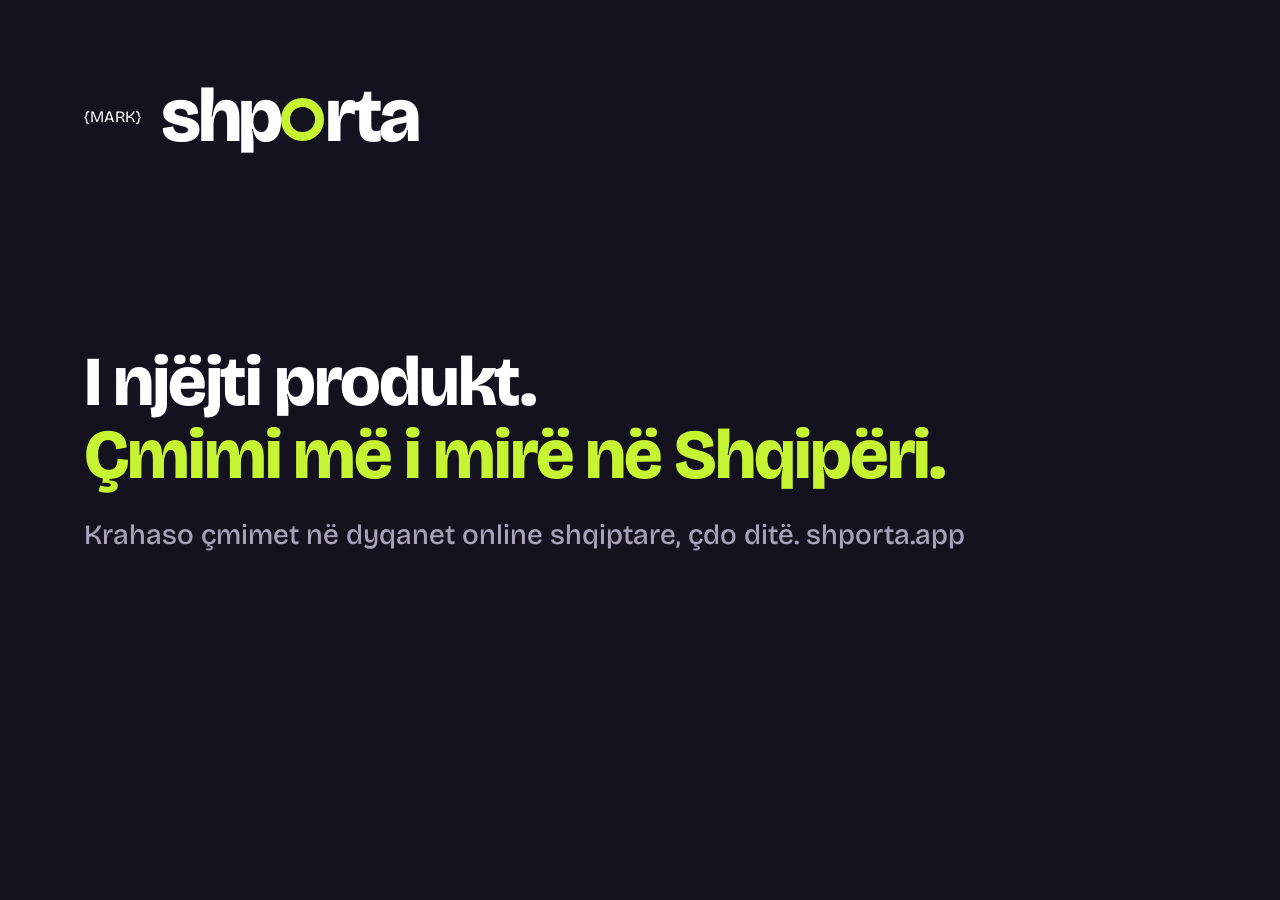
<file: brand/og.html>
<!doctype html>
<html><head><meta charset="utf-8">
<link href="https://fonts.googleapis.com/css2?family=Bricolage+Grotesque:opsz,wght@12..96,500;12..96,800&display=block" rel="stylesheet">
<style>
body { margin: 0; width: 1200px; height: 630px; background: #14121F; color: #fff; font-family: "Bricolage Grotesque", sans-serif; }
.in { padding: 78px 84px; height: 100%; box-sizing: border-box; display: flex; flex-direction: column; }
.brand { display: flex; align-items: center; gap: 20px; }
.brand svg { width: 84px; height: 84px; }
.word { font-weight: 800; font-size: 76px; letter-spacing: -.045em; line-height: 1; display: inline-flex; align-items: baseline; }
.o { display: inline-block; width: .56em; height: .56em; border-radius: 50%; border: .13em solid #C6F432; box-sizing: border-box; margin: 0 .015em 0 .02em; }
h1 { margin: auto 0 0; font-size: 70px; line-height: 1.04; letter-spacing: -.03em; font-weight: 800; }
h1 span { color: #C6F432; }
p { margin: 26px 0 0; font-size: 28px; color: #A7A2B8; font-weight: 500; }
</style></head>
<body><div class="in">
  <div class="brand">{MARK}<span class="word">shp<i class="o"></i>rta</span></div>
  <h1>I njëjti produkt.<br><span>Çmimi më i mirë në Shqipëri.</span></h1>
  <p>Krahaso çmimet në dyqanet online shqiptare, çdo ditë. shporta.app</p>
</div></body></html>
</file>
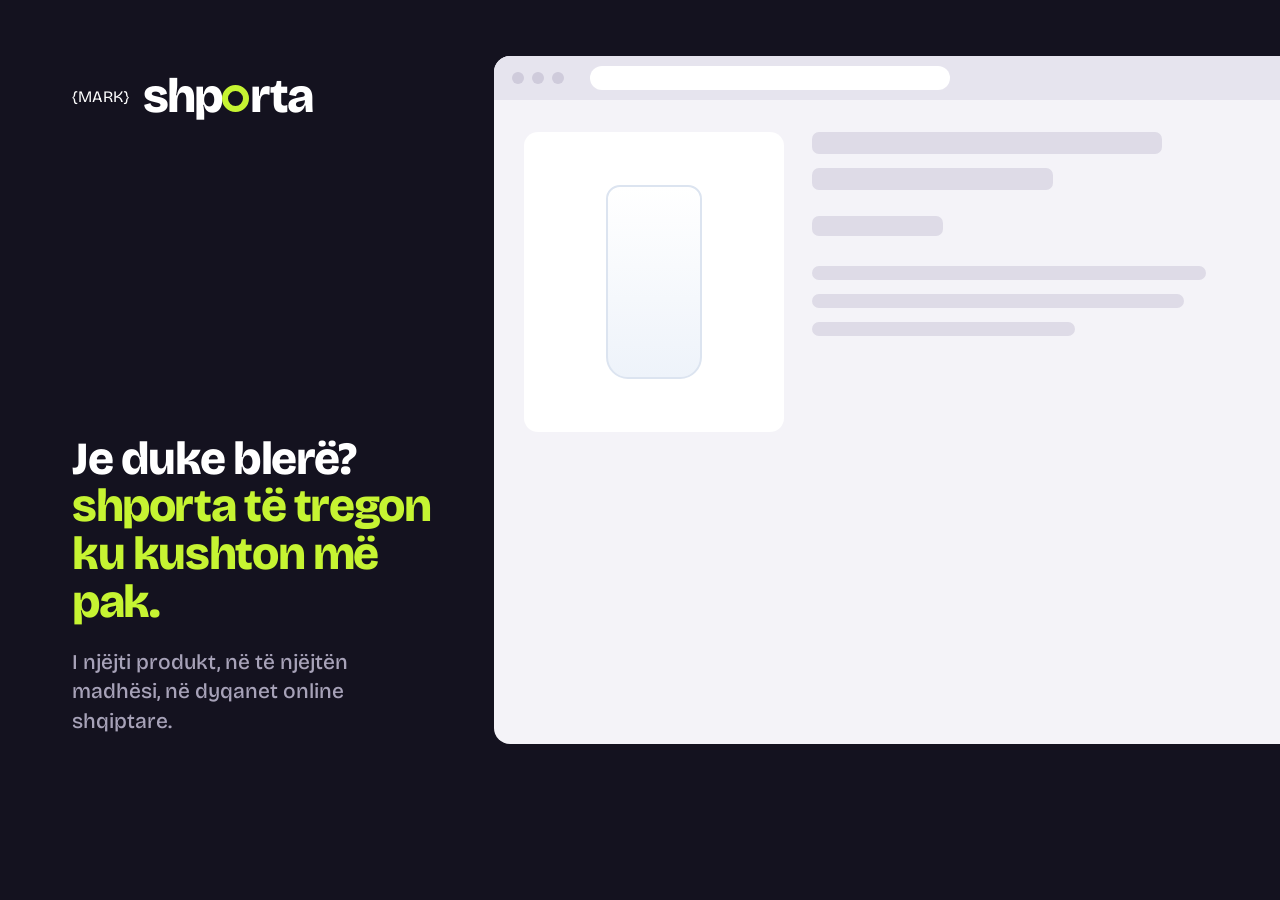
<file: brand/store-shot.html>
<!doctype html>
<html><head><meta charset="utf-8">
<!-- 1280x800 store screenshot: the real extension panel (extension/content.js) with real prices from /api/lookup.
     Served from the project root: python -m http.server 8811, then open /brand/store-shot.html -->
<link href="https://fonts.googleapis.com/css2?family=Bricolage+Grotesque:opsz,wght@12..96,500;12..96,800&display=block" rel="stylesheet">
<style>
body { margin: 0; width: 1280px; height: 800px; overflow: hidden; background: #14121F; color: #fff;
       font-family: "Bricolage Grotesque", sans-serif; display: grid; grid-template-columns: 470px 1fr; }
.l { padding: 72px 0 64px 72px; display: flex; flex-direction: column; }
.brand { display: flex; align-items: center; gap: 14px; }
.brand svg { width: 56px; height: 56px; }
.word { font-weight: 800; font-size: 48px; letter-spacing: -.045em; line-height: 1; display: inline-flex; align-items: baseline; }
.o { display: inline-block; width: .56em; height: .56em; border-radius: 50%; border: .13em solid #C6F432; box-sizing: border-box; margin: 0 .015em 0 .02em; }
h1 { margin: auto 0 0; font-size: 46px; line-height: 1.04; letter-spacing: -.03em; font-weight: 800; }
h1 span { color: #C6F432; }
p { margin: 22px 0 0; font-size: 21px; line-height: 1.4; color: #A7A2B8; font-weight: 500; max-width: 360px; }
.win { margin: 56px 0 56px 24px; border-radius: 16px 0 0 16px; background: #F4F3F8; overflow: hidden; position: relative;
       transform: translateZ(0); /* the panel is position:fixed; this makes it sit inside the window */ }
.bar { height: 44px; background: #E6E4EE; display: flex; align-items: center; gap: 8px; padding: 0 18px; }
.bar i { width: 12px; height: 12px; border-radius: 50%; background: #CFCBDB; }
.bar u { margin-left: 18px; height: 24px; width: 360px; border-radius: 12px; background: #fff; text-decoration: none; }
.page { display: grid; grid-template-columns: 260px 1fr; gap: 28px; padding: 32px 30px; }
.img { height: 300px; border-radius: 14px; background: #fff; display: grid; place-items: center; }
.img b { width: 92px; height: 190px; border-radius: 14px 14px 22px 22px; background: linear-gradient(#fff, #EEF3FA); border: 2px solid #DCE4F0; }
.k { height: 14px; border-radius: 7px; background: #DEDBE7; margin-bottom: 14px; }
</style></head>
<body>
<div class="l">
  <div class="brand">{MARK}<span class="word">shp<i class="o"></i>rta</span></div>
  <h1>Je duke blerë?<br><span>shporta të tregon ku kushton më pak.</span></h1>
  <p>I njëjti produkt, në të njëjtën madhësi, në dyqanet online shqiptare.</p>
</div>
<div class="win" id="win">
  <div class="bar"><i></i><i></i><i></i><u></u></div>
  <div class="page">
    <div class="img"><b></b></div>
    <div><div class="k" style="width:80%;height:22px"></div><div class="k" style="width:55%;height:22px"></div>
      <div class="k" style="width:30%;margin-top:26px;height:20px"></div>
      <div class="k" style="width:90%;margin-top:30px"></div><div class="k" style="width:85%"></div><div class="k" style="width:60%"></div></div>
  </div>
</div>
<script type="application/ld+json">{"@type":"Product","name":"CeraVe Moisturizing Cream 177ml","offers":{"price":"{PRICE}","priceCurrency":"ALL"}}</script>
<script>
const DATA = {DATA};
const SHOP = "{SHOP}";
let listener;
window.chrome = {
  runtime: {
    getURL: (p) => "/extension/" + p,
    sendMessage: (msg, cb) => cb && cb(msg.type === "lookup" ? { ok: true, data: DATA } : {}),
    onMessage: { addListener: (f) => { listener = f; } },
    lastError: null,
  },
  storage: { local: { get: (k, cb) => cb({}), set: () => {} } },
};
</script>
<script src="/extension/content.js"></script>
<script>
// content.js shows the small pill on load; open it the way a shopper would, with a click
setTimeout(() => {
  const host = document.getElementById("shporta-host");
  host.shadowRoot.querySelector(".pill").click();
  document.getElementById("win").append(host);
  // the page in the picture is that shop's product page
  for (const n of host.shadowRoot.querySelectorAll(".n")) n.textContent = n.textContent.replace(location.hostname, SHOP);
  for (const b of host.shadowRoot.querySelectorAll(".ft button")) b.textContent = b.textContent.replace(location.hostname, SHOP);
}, 1200);
</script>
</body></html>
</file>
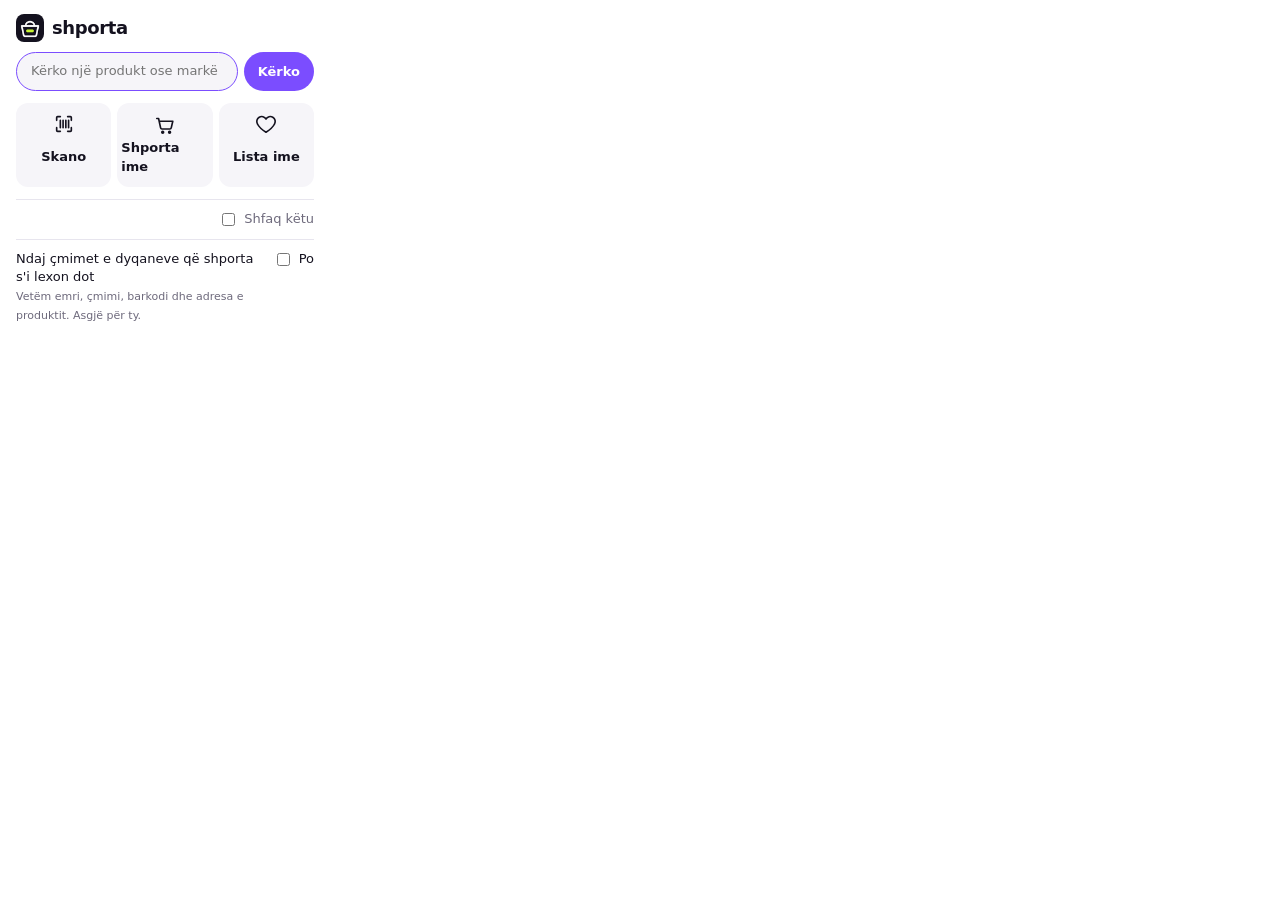
<file: extension/popup.html>
<!doctype html>
<html lang="sq">
<head>
<meta charset="utf-8">
<title>shporta</title>
<style>
  :root { --ink:#14121F; --paper:#fff; --soft:#F6F5F9; --line:#E7E5EE; --muted:#6E6A7C; --violet:#7B4DFF; --lime:#C6F432; }
  @media (prefers-color-scheme: dark) { :root { --ink:#F1EFF7; --paper:#1B1829; --soft:#241F38; --line:#2C2840; --muted:#A7A2B8; --violet:#A58BFF; } }
  * { box-sizing: border-box; }
  body { margin: 0; width: 330px; background: var(--paper); color: var(--ink); font: 13px/1.45 system-ui, "Segoe UI", Roboto, sans-serif; }
  header { display: flex; align-items: center; gap: 8px; padding: 14px 16px 10px; }
  header img { width: 28px; height: 28px; border-radius: 8px; }
  header strong { font: 800 18px/1 system-ui, sans-serif; letter-spacing: -.02em; }
  main { padding: 0 16px 14px; }
  form { display: flex; gap: 6px; margin-bottom: 12px; }
  input { flex: 1; min-width: 0; font: inherit; color: var(--ink); background: var(--soft); border: 1px solid var(--line); border-radius: 999px; padding: 9px 14px; }
  input:focus { outline: none; border-color: var(--violet); }
  button, .btn { font: 700 13px/1 system-ui, sans-serif; border: 0; border-radius: 999px; padding: 10px 14px; cursor: pointer; text-decoration: none; text-align: center; }
  .pri { background: var(--violet); color: #fff; }
  .sec { background: var(--soft); color: var(--ink); }
  .card { border: 1px solid var(--line); border-radius: 14px; padding: 12px; margin-bottom: 12px; }
  .card h2 { font-size: 13px; margin: 0 0 4px; line-height: 1.3; }
  .card .big { font: 800 20px/1.1 system-ui, sans-serif; margin: 4px 0; }
  .card .big.save { background: var(--lime); color: #14121F; display: inline-block; padding: 2px 8px; border-radius: 8px; }
  .muted { color: var(--muted); }
  .row { display: grid; grid-template-columns: 1fr 1fr 1fr; gap: 6px; margin-bottom: 12px; }
  .row a { display: grid; justify-items: center; gap: 4px; padding: 10px 4px; border-radius: 12px; background: var(--soft); color: var(--ink); text-decoration: none; font-weight: 600; }
  .row svg { width: 22px; height: 22px; }
  .site { display: flex; justify-content: space-between; align-items: center; gap: 8px; border-top: 1px solid var(--line); padding-top: 10px; color: var(--muted); }
  .site label { display: flex; gap: 6px; align-items: center; cursor: pointer; }
  .site.share { margin-top: 10px; align-items: flex-start; color: var(--ink); }
  .site.share small { font-size: 11px; color: var(--muted); }
</style>
</head>
<body>
<header><img src="icons/icon-48.png" alt=""><strong>shporta</strong></header>
<main>
  <div id="here"></div>
  <form id="q"><input name="q" placeholder="Kërko një produkt ose markë" autocomplete="off" autofocus><button class="pri">Kërko</button></form>
  <div class="row">
    <a href="https://shporta.app/skano" target="_blank" rel="noopener"><svg viewBox="0 0 24 24" fill="none" stroke="currentColor" stroke-width="1.8" stroke-linecap="round"><path d="M4 8V5a1 1 0 0 1 1-1h3M16 4h3a1 1 0 0 1 1 1v3M20 16v3a1 1 0 0 1-1 1h-3M8 20H5a1 1 0 0 1-1-1v-3M8 8v8M11 8v8M14 8v8M17 8v8"/></svg>Skano</a>
    <a href="https://shporta.app/shporta" target="_blank" rel="noopener"><svg viewBox="0 0 24 24" fill="none" stroke="currentColor" stroke-width="1.8" stroke-linecap="round" stroke-linejoin="round"><path d="M3 6h2l2.2 10.2a1.5 1.5 0 0 0 1.5 1.2h8.6a1.5 1.5 0 0 0 1.5-1.2L20.5 9H6.2"/><circle cx="9.5" cy="21" r="1"/><circle cx="17" cy="21" r="1"/></svg>Shporta ime</a>
    <a href="https://shporta.app/lista" target="_blank" rel="noopener"><svg viewBox="0 0 24 24" fill="none" stroke="currentColor" stroke-width="1.8" stroke-linejoin="round"><path d="M12 21s-7-4.4-9.3-9A5.2 5.2 0 0 1 12 6.5 5.2 5.2 0 0 1 21.3 12C19 16.6 12 21 12 21z"/></svg>Lista ime</a>
  </div>
  <div class="site" id="site" hidden><span id="site-name"></span><label><input type="checkbox" id="site-on"> Shfaq këtu</label></div>
  <div class="site share"><span>Ndaj çmimet e dyqaneve që shporta s'i lexon dot<br><small>Vetëm emri, çmimi, barkodi dhe adresa e produktit. Asgjë për ty.</small></span><label><input type="checkbox" id="share-on"> Po</label></div>
</main>
<script src="popup.js"></script>
</body>
</html>
</file>
